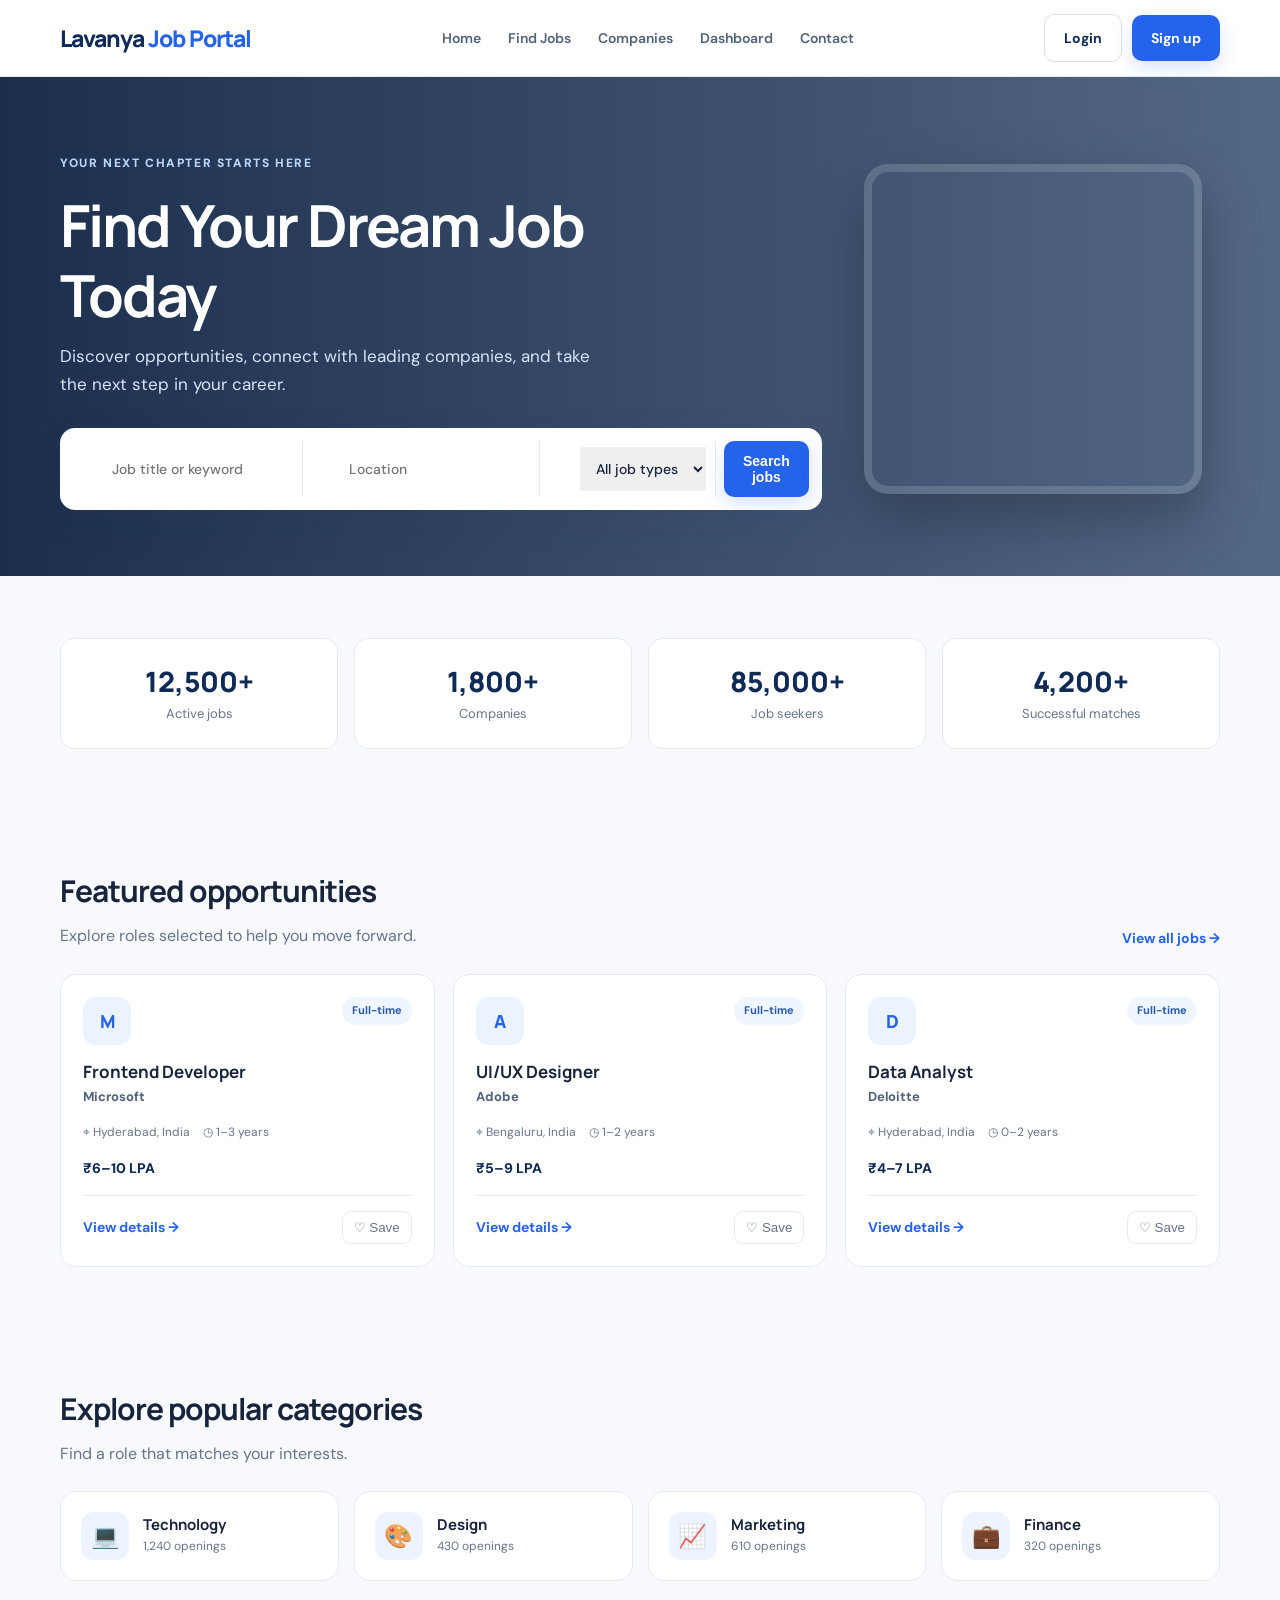
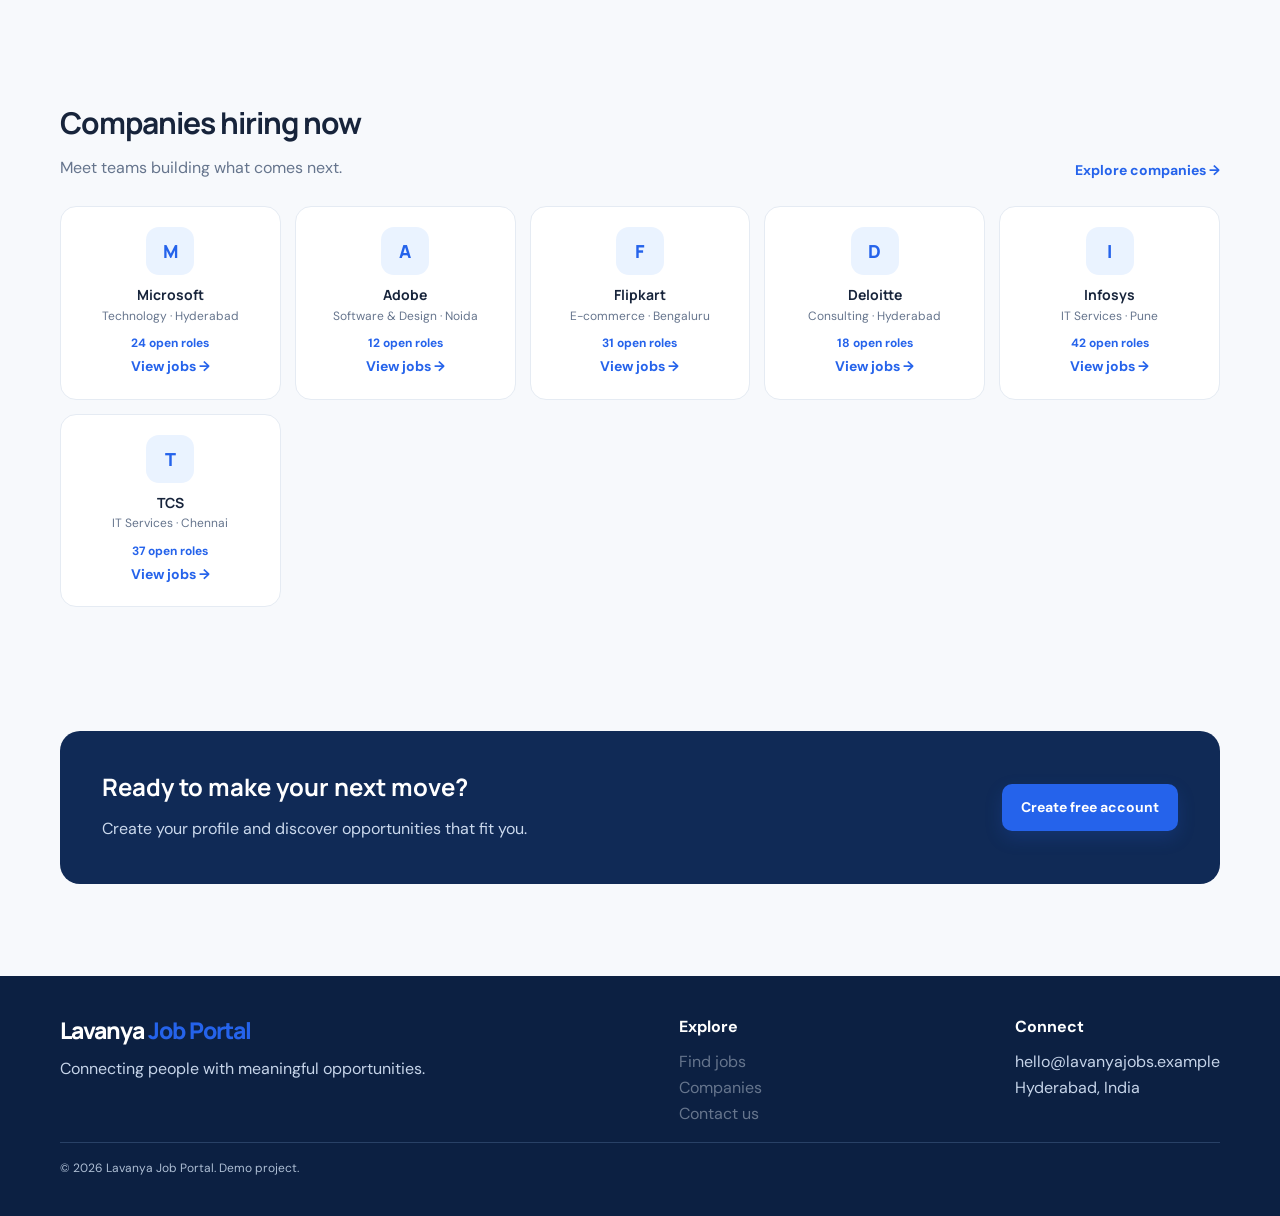
<file: Lavanya_Job_Portal/index.html>
<!DOCTYPE html><html lang="en"><head><meta charset="UTF-8"><meta name="viewport" content="width=device-width, initial-scale=1.0"><meta name="description" content="Lavanya Job Portal - Find your dream job"><title>Home | Lavanya Job Portal</title><link rel="stylesheet" href="style.css"></head><body><header class="site-header"><div class="container nav"><a class="brand" href="index.html">Lavanya <span>Job Portal</span></a><button class="menu-toggle" id="menuToggle" aria-label="Toggle navigation">☰</button><nav class="nav-links" id="navLinks"><a href="index.html">Home</a><a href="jobs.html">Find Jobs</a><a href="companies.html">Companies</a><a href="dashboard.html">Dashboard</a><a href="contact.html">Contact</a></nav><div class="nav-actions"><a class="btn btn-outline" href="login.html">Login</a><a class="btn" href="register.html">Sign up</a></div></div></header><main><section class="hero"><div class="container hero-grid"><div><span class="eyebrow">YOUR NEXT CHAPTER STARTS HERE</span><h1>Find Your Dream Job Today</h1><p>Discover opportunities, connect with leading companies, and take the next step in your career.</p><form class="search-panel" action="jobs.html"><div class="field">⌕ <input name="q" placeholder="Job title or keyword"></div><div class="field">⌖ <input name="location" placeholder="Location"></div><div class="field">▤ <select name="type"><option value="">All job types</option><option>Full-time</option><option>Part-time</option><option>Internship</option></select></div><button class="btn">Search jobs</button></form></div><div class="hero-art" role="img" aria-label="Professionals collaborating in an office"></div></div></section>
<section class="container section"><div class="stats"><div class="stat"><strong>12,500+</strong><span>Active jobs</span></div><div class="stat"><strong>1,800+</strong><span>Companies</span></div><div class="stat"><strong>85,000+</strong><span>Job seekers</span></div><div class="stat"><strong>4,200+</strong><span>Successful matches</span></div></div></section>
<section class="section container"><div class="section-head"><div><h2>Featured opportunities</h2><p>Explore roles selected to help you move forward.</p></div><a class="muted-link" href="jobs.html">View all jobs →</a></div><div id="featuredJobs" class="cards"></div></section>
<section class="section container"><div class="section-head"><div><h2>Explore popular categories</h2><p>Find a role that matches your interests.</p></div></div><div class="categories"><a class="category-card" href="jobs.html?category=Technology"><div class="category-icon">💻</div><div><h3>Technology</h3><p>1,240 openings</p></div></a><a class="category-card" href="jobs.html?category=Design"><div class="category-icon">🎨</div><div><h3>Design</h3><p>430 openings</p></div></a><a class="category-card" href="jobs.html?category=Marketing"><div class="category-icon">📈</div><div><h3>Marketing</h3><p>610 openings</p></div></a><a class="category-card" href="jobs.html?category=Finance"><div class="category-icon">💼</div><div><h3>Finance</h3><p>320 openings</p></div></a></div></section>
<section class="section container"><div class="section-head"><div><h2>Companies hiring now</h2><p>Meet teams building what comes next.</p></div><a class="muted-link" href="companies.html">Explore companies →</a></div><div id="homeCompanies" class="companies-strip"></div></section>
<section class="container section"><div class="cta"><div><h2>Ready to make your next move?</h2><p>Create your profile and discover opportunities that fit you.</p></div><a class="btn" href="register.html">Create free account</a></div></section></main><footer style="background:#0c2042;color:#fff;padding:38px 0;margin-top:30px"><div class="container" style="display:flex;justify-content:space-between;gap:25px;flex-wrap:wrap"><div><a class="brand" style="color:#fff" href="index.html">Lavanya <span>Job Portal</span></a><p style="color:#c6d4e9;margin-top:10px">Connecting people with meaningful opportunities.</p></div><div><b>Explore</b><p style="margin-top:10px"><a href="jobs.html">Find jobs</a><br><a href="companies.html">Companies</a><br><a href="contact.html">Contact us</a></p></div><div><b>Connect</b><p style="margin-top:10px;color:#c6d4e9">hello@lavanyajobs.example<br>Hyderabad, India</p></div></div><div class="container" style="border-top:1px solid #294166;padding-top:16px;color:#aebed4;font-size:12px">© 2026 Lavanya Job Portal. Demo project.</div></footer><script src="script.js"></script></body></html>
</file>
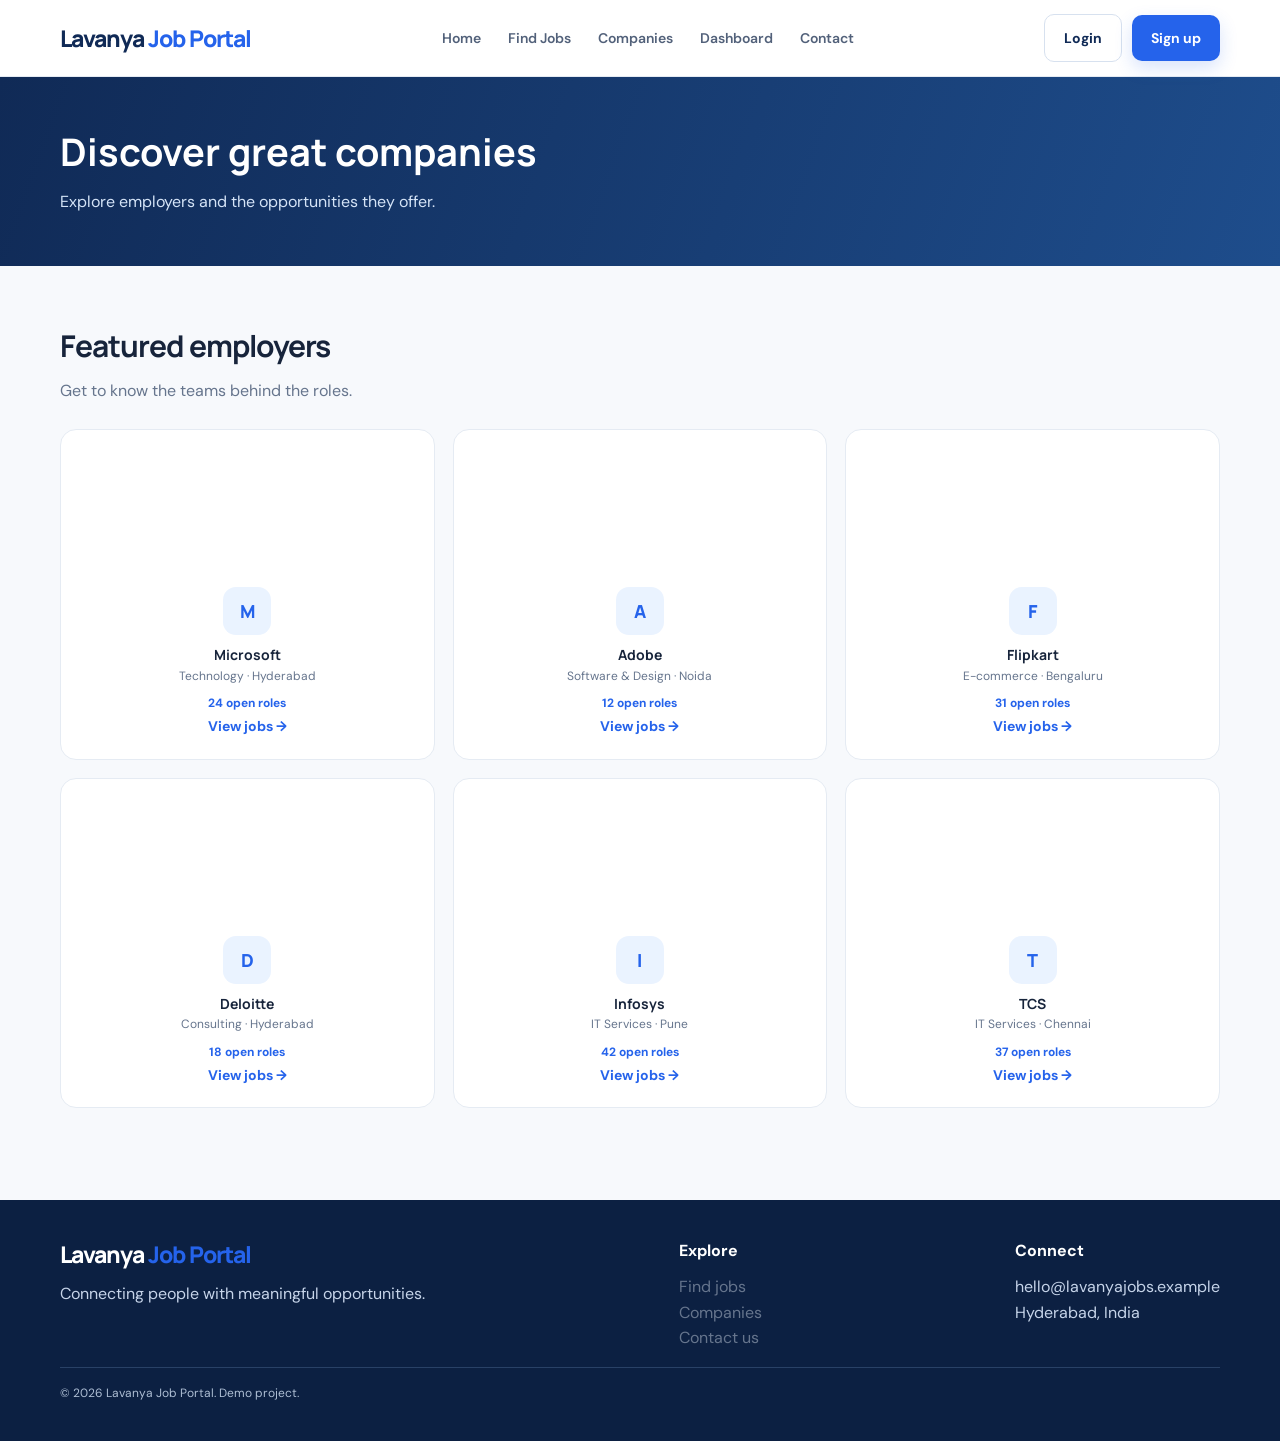
<file: Lavanya_Job_Portal/companies.html>
<!DOCTYPE html><html lang="en"><head><meta charset="UTF-8"><meta name="viewport" content="width=device-width, initial-scale=1.0"><meta name="description" content="Lavanya Job Portal - Find your dream job"><title>Companies | Lavanya Job Portal</title><link rel="stylesheet" href="style.css"></head><body><header class="site-header"><div class="container nav"><a class="brand" href="index.html">Lavanya <span>Job Portal</span></a><button class="menu-toggle" id="menuToggle" aria-label="Toggle navigation">☰</button><nav class="nav-links" id="navLinks"><a href="index.html">Home</a><a href="jobs.html">Find Jobs</a><a href="companies.html">Companies</a><a href="dashboard.html">Dashboard</a><a href="contact.html">Contact</a></nav><div class="nav-actions"><a class="btn btn-outline" href="login.html">Login</a><a class="btn" href="register.html">Sign up</a></div></div></header><main><section class="page-hero"><div class="container"><h1>Discover great companies</h1><p>Explore employers and the opportunities they offer.</p></div></section><section class="container section"><div class="section-head"><div><h2>Featured employers</h2><p>Get to know the teams behind the roles.</p></div></div><div id="companiesGrid" class="company-grid"></div></section></main><footer style="background:#0c2042;color:#fff;padding:38px 0;margin-top:30px"><div class="container" style="display:flex;justify-content:space-between;gap:25px;flex-wrap:wrap"><div><a class="brand" style="color:#fff" href="index.html">Lavanya <span>Job Portal</span></a><p style="color:#c6d4e9;margin-top:10px">Connecting people with meaningful opportunities.</p></div><div><b>Explore</b><p style="margin-top:10px"><a href="jobs.html">Find jobs</a><br><a href="companies.html">Companies</a><br><a href="contact.html">Contact us</a></p></div><div><b>Connect</b><p style="margin-top:10px;color:#c6d4e9">hello@lavanyajobs.example<br>Hyderabad, India</p></div></div><div class="container" style="border-top:1px solid #294166;padding-top:16px;color:#aebed4;font-size:12px">© 2026 Lavanya Job Portal. Demo project.</div></footer><script src="script.js"></script></body></html>
</file>
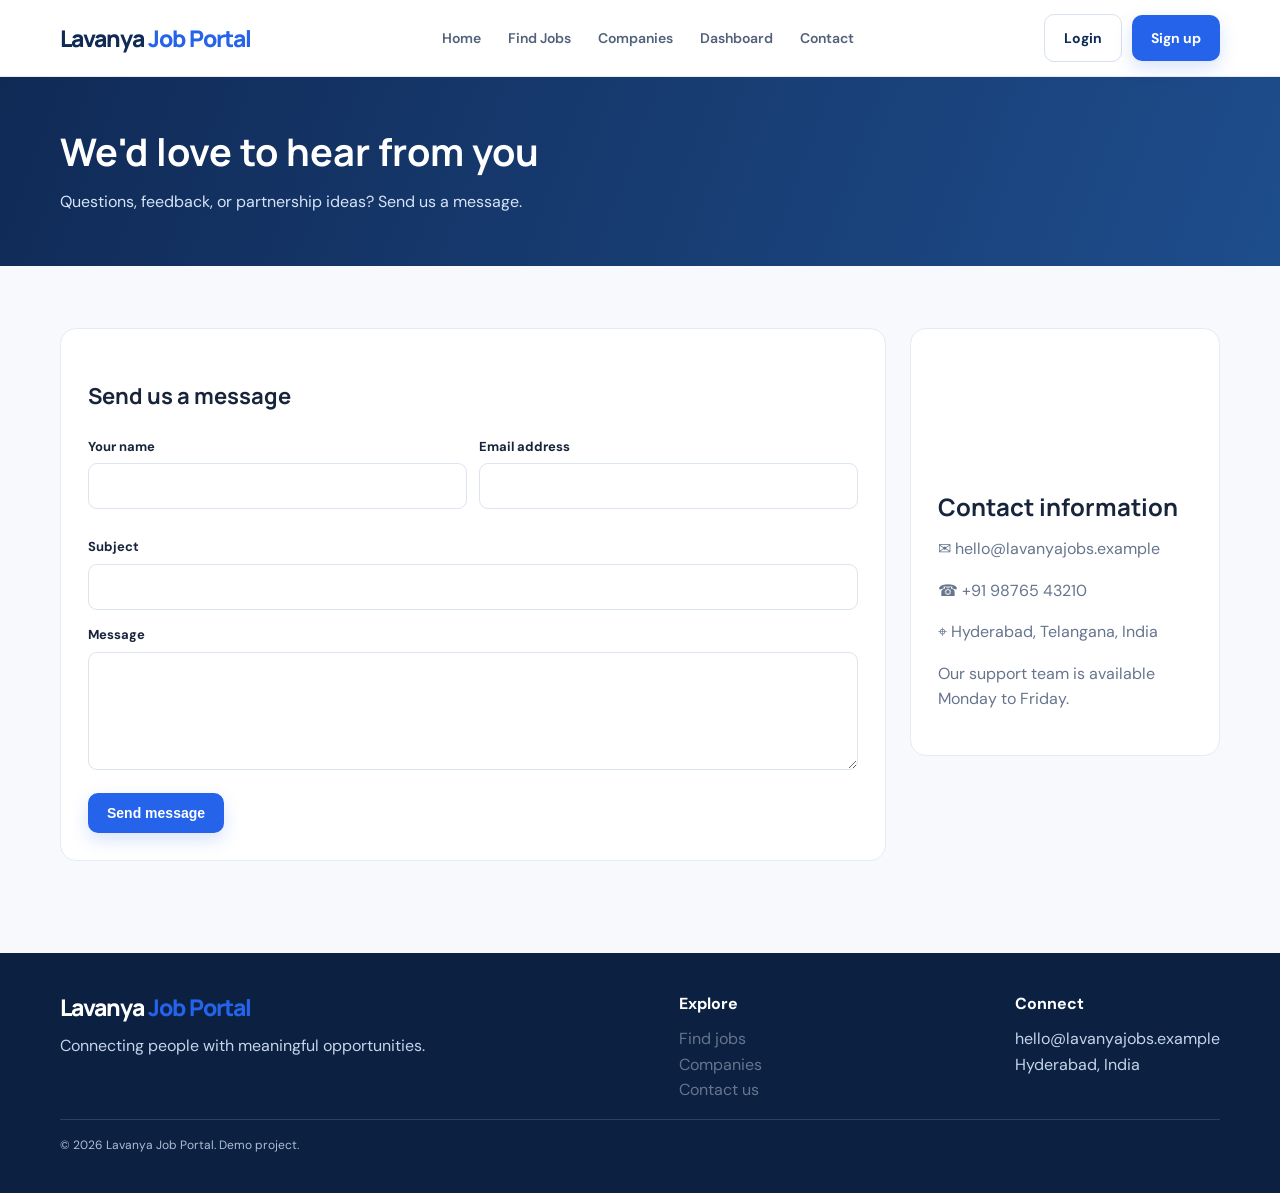
<file: Lavanya_Job_Portal/contact.html>
<!DOCTYPE html><html lang="en"><head><meta charset="UTF-8"><meta name="viewport" content="width=device-width, initial-scale=1.0"><meta name="description" content="Lavanya Job Portal - Find your dream job"><title>Contact Us | Lavanya Job Portal</title><link rel="stylesheet" href="style.css"></head><body><header class="site-header"><div class="container nav"><a class="brand" href="index.html">Lavanya <span>Job Portal</span></a><button class="menu-toggle" id="menuToggle" aria-label="Toggle navigation">☰</button><nav class="nav-links" id="navLinks"><a href="index.html">Home</a><a href="jobs.html">Find Jobs</a><a href="companies.html">Companies</a><a href="dashboard.html">Dashboard</a><a href="contact.html">Contact</a></nav><div class="nav-actions"><a class="btn btn-outline" href="login.html">Login</a><a class="btn" href="register.html">Sign up</a></div></div></header><main><section class="page-hero"><div class="container"><h1>We'd love to hear from you</h1><p>Questions, feedback, or partnership ideas? Send us a message.</p></div></section><section class="container section detail-grid"><div class="detail-main"><h2>Send us a message</h2><form id="contactForm"><div class="form-row"><div class="form-group"><label>Your name</label><input class="form-control" required></div><div class="form-group"><label>Email address</label><input class="form-control" type="email" required></div></div><div class="form-group"><label>Subject</label><input class="form-control" required></div><div class="form-group"><label>Message</label><textarea class="form-control" rows="5" required></textarea></div><div class="notice" id="contactNotice"></div><button class="btn">Send message</button></form></div><aside class="sidebar-card"><div class="company-cover" style="background-image:url('https://images.unsplash.com/photo-1497366754035-f200968a6e72?auto=format&fit=crop&w=800&q=80')"></div><h2>Contact information</h2><p>✉ hello@lavanyajobs.example</p><p>☎ +91 98765 43210</p><p>⌖ Hyderabad, Telangana, India</p><p>Our support team is available Monday to Friday.</p></aside></section></main><footer style="background:#0c2042;color:#fff;padding:38px 0;margin-top:30px"><div class="container" style="display:flex;justify-content:space-between;gap:25px;flex-wrap:wrap"><div><a class="brand" style="color:#fff" href="index.html">Lavanya <span>Job Portal</span></a><p style="color:#c6d4e9;margin-top:10px">Connecting people with meaningful opportunities.</p></div><div><b>Explore</b><p style="margin-top:10px"><a href="jobs.html">Find jobs</a><br><a href="companies.html">Companies</a><br><a href="contact.html">Contact us</a></p></div><div><b>Connect</b><p style="margin-top:10px;color:#c6d4e9">hello@lavanyajobs.example<br>Hyderabad, India</p></div></div><div class="container" style="border-top:1px solid #294166;padding-top:16px;color:#aebed4;font-size:12px">© 2026 Lavanya Job Portal. Demo project.</div></footer><script src="script.js"></script></body></html>
</file>
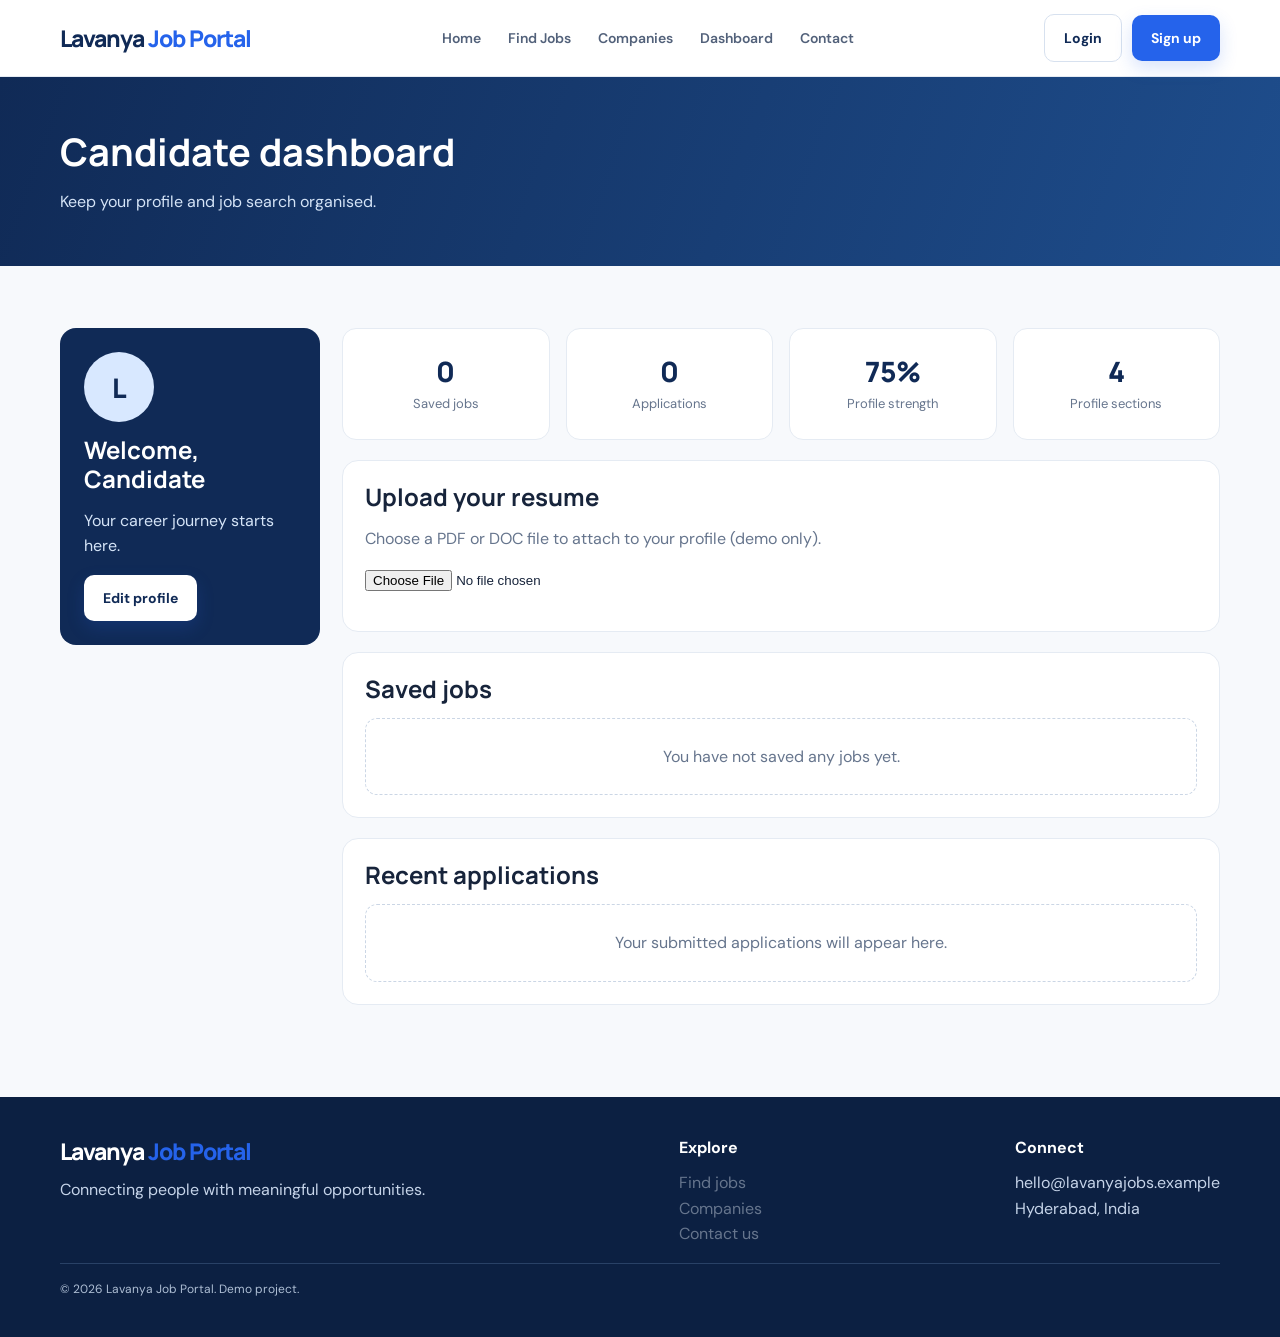
<file: Lavanya_Job_Portal/dashboard.html>
<!DOCTYPE html><html lang="en"><head><meta charset="UTF-8"><meta name="viewport" content="width=device-width, initial-scale=1.0"><meta name="description" content="Lavanya Job Portal - Find your dream job"><title>Candidate Dashboard | Lavanya Job Portal</title><link rel="stylesheet" href="style.css"></head><body><header class="site-header"><div class="container nav"><a class="brand" href="index.html">Lavanya <span>Job Portal</span></a><button class="menu-toggle" id="menuToggle" aria-label="Toggle navigation">☰</button><nav class="nav-links" id="navLinks"><a href="index.html">Home</a><a href="jobs.html">Find Jobs</a><a href="companies.html">Companies</a><a href="dashboard.html">Dashboard</a><a href="contact.html">Contact</a></nav><div class="nav-actions"><a class="btn btn-outline" href="login.html">Login</a><a class="btn" href="register.html">Sign up</a></div></div></header><main><section class="page-hero"><div class="container"><h1>Candidate dashboard</h1><p>Keep your profile and job search organised.</p></div></section><section class="container section dashboard-grid"><aside class="profile-card"><div class="avatar">L</div><h2 style="margin-top:14px">Welcome, Candidate</h2><p style="color:#d5e4f7">Your career journey starts here.</p><a class="btn" href="login.html" style="background:#fff;color:#102a56">Edit profile</a></aside><div><div class="stats"><div class="stat"><strong id="savedCount">0</strong><span>Saved jobs</span></div><div class="stat"><strong id="appliedCount">0</strong><span>Applications</span></div><div class="stat"><strong>75%</strong><span>Profile strength</span></div><div class="stat"><strong>4</strong><span>Profile sections</span></div></div><div class="panel" style="margin-top:20px"><h2>Upload your resume</h2><p>Choose a PDF or DOC file to attach to your profile (demo only).</p><input type="file" id="resumeFile" accept=".pdf,.doc,.docx"><p id="resumeStatus" style="margin-top:10px"></p></div><div class="panel" style="margin-top:20px"><h2>Saved jobs</h2><div id="savedJobs"></div></div><div class="panel" style="margin-top:20px"><h2>Recent applications</h2><div id="appliedJobs"></div></div></div></section></main><footer style="background:#0c2042;color:#fff;padding:38px 0;margin-top:30px"><div class="container" style="display:flex;justify-content:space-between;gap:25px;flex-wrap:wrap"><div><a class="brand" style="color:#fff" href="index.html">Lavanya <span>Job Portal</span></a><p style="color:#c6d4e9;margin-top:10px">Connecting people with meaningful opportunities.</p></div><div><b>Explore</b><p style="margin-top:10px"><a href="jobs.html">Find jobs</a><br><a href="companies.html">Companies</a><br><a href="contact.html">Contact us</a></p></div><div><b>Connect</b><p style="margin-top:10px;color:#c6d4e9">hello@lavanyajobs.example<br>Hyderabad, India</p></div></div><div class="container" style="border-top:1px solid #294166;padding-top:16px;color:#aebed4;font-size:12px">© 2026 Lavanya Job Portal. Demo project.</div></footer><script src="script.js"></script></body></html>
</file>
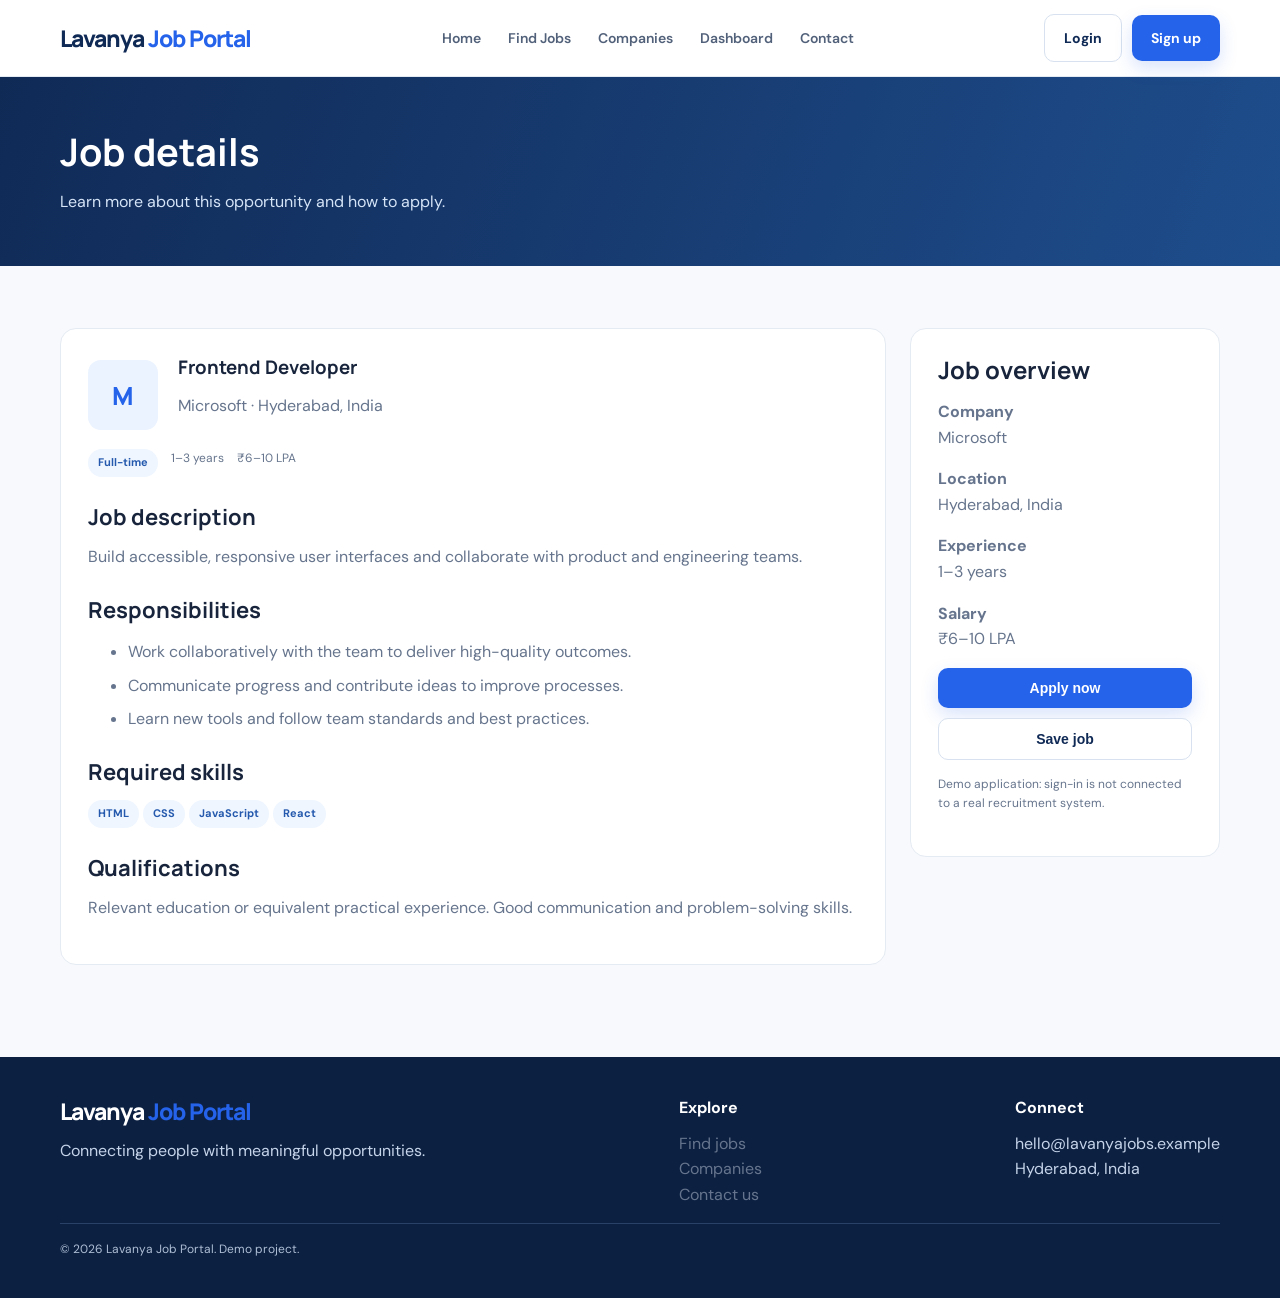
<file: Lavanya_Job_Portal/job-details.html>
<!DOCTYPE html><html lang="en"><head><meta charset="UTF-8"><meta name="viewport" content="width=device-width, initial-scale=1.0"><meta name="description" content="Lavanya Job Portal - Find your dream job"><title>Job Details | Lavanya Job Portal</title><link rel="stylesheet" href="style.css"></head><body><header class="site-header"><div class="container nav"><a class="brand" href="index.html">Lavanya <span>Job Portal</span></a><button class="menu-toggle" id="menuToggle" aria-label="Toggle navigation">☰</button><nav class="nav-links" id="navLinks"><a href="index.html">Home</a><a href="jobs.html">Find Jobs</a><a href="companies.html">Companies</a><a href="dashboard.html">Dashboard</a><a href="contact.html">Contact</a></nav><div class="nav-actions"><a class="btn btn-outline" href="login.html">Login</a><a class="btn" href="register.html">Sign up</a></div></div></header><main><section class="page-hero"><div class="container"><h1>Job details</h1><p>Learn more about this opportunity and how to apply.</p></div></section><section class="container section"><div id="jobDetail" class="detail-grid"></div></section></main><footer style="background:#0c2042;color:#fff;padding:38px 0;margin-top:30px"><div class="container" style="display:flex;justify-content:space-between;gap:25px;flex-wrap:wrap"><div><a class="brand" style="color:#fff" href="index.html">Lavanya <span>Job Portal</span></a><p style="color:#c6d4e9;margin-top:10px">Connecting people with meaningful opportunities.</p></div><div><b>Explore</b><p style="margin-top:10px"><a href="jobs.html">Find jobs</a><br><a href="companies.html">Companies</a><br><a href="contact.html">Contact us</a></p></div><div><b>Connect</b><p style="margin-top:10px;color:#c6d4e9">hello@lavanyajobs.example<br>Hyderabad, India</p></div></div><div class="container" style="border-top:1px solid #294166;padding-top:16px;color:#aebed4;font-size:12px">© 2026 Lavanya Job Portal. Demo project.</div></footer><script src="script.js"></script></body></html>
</file>
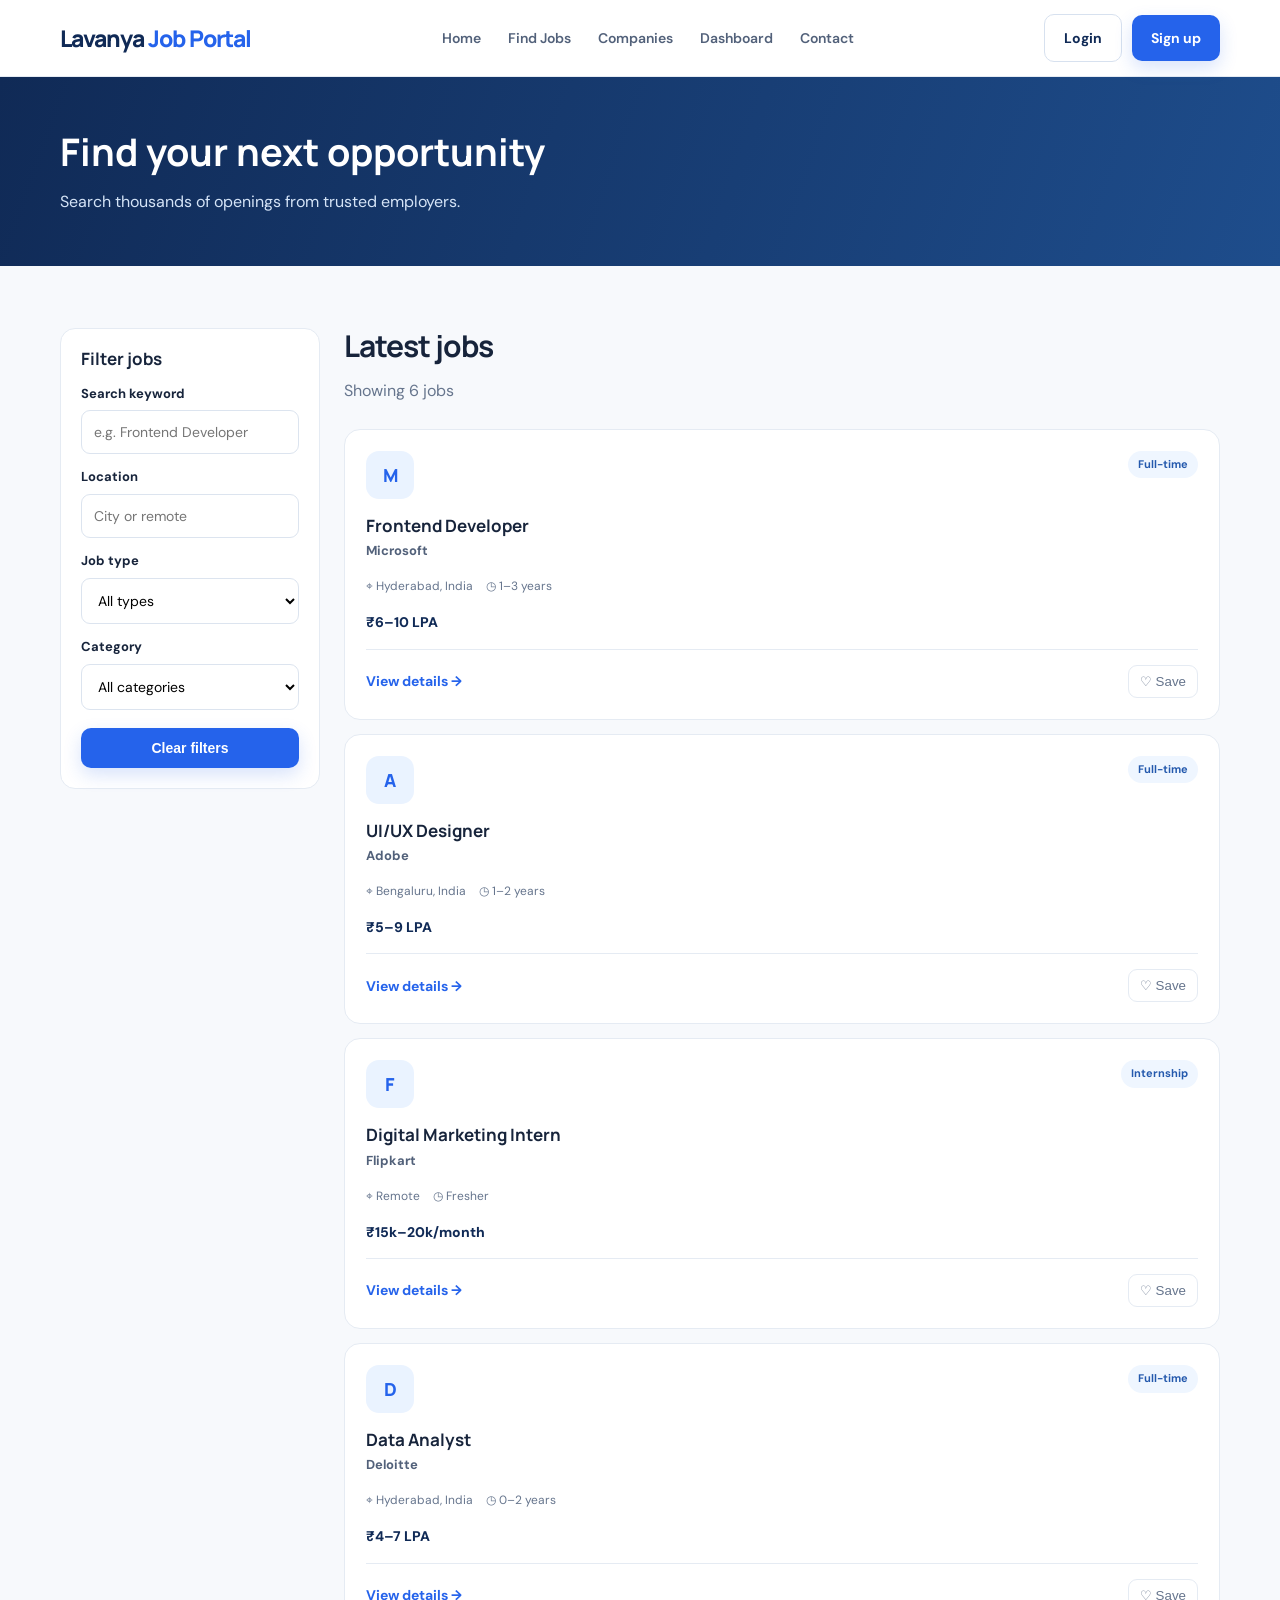
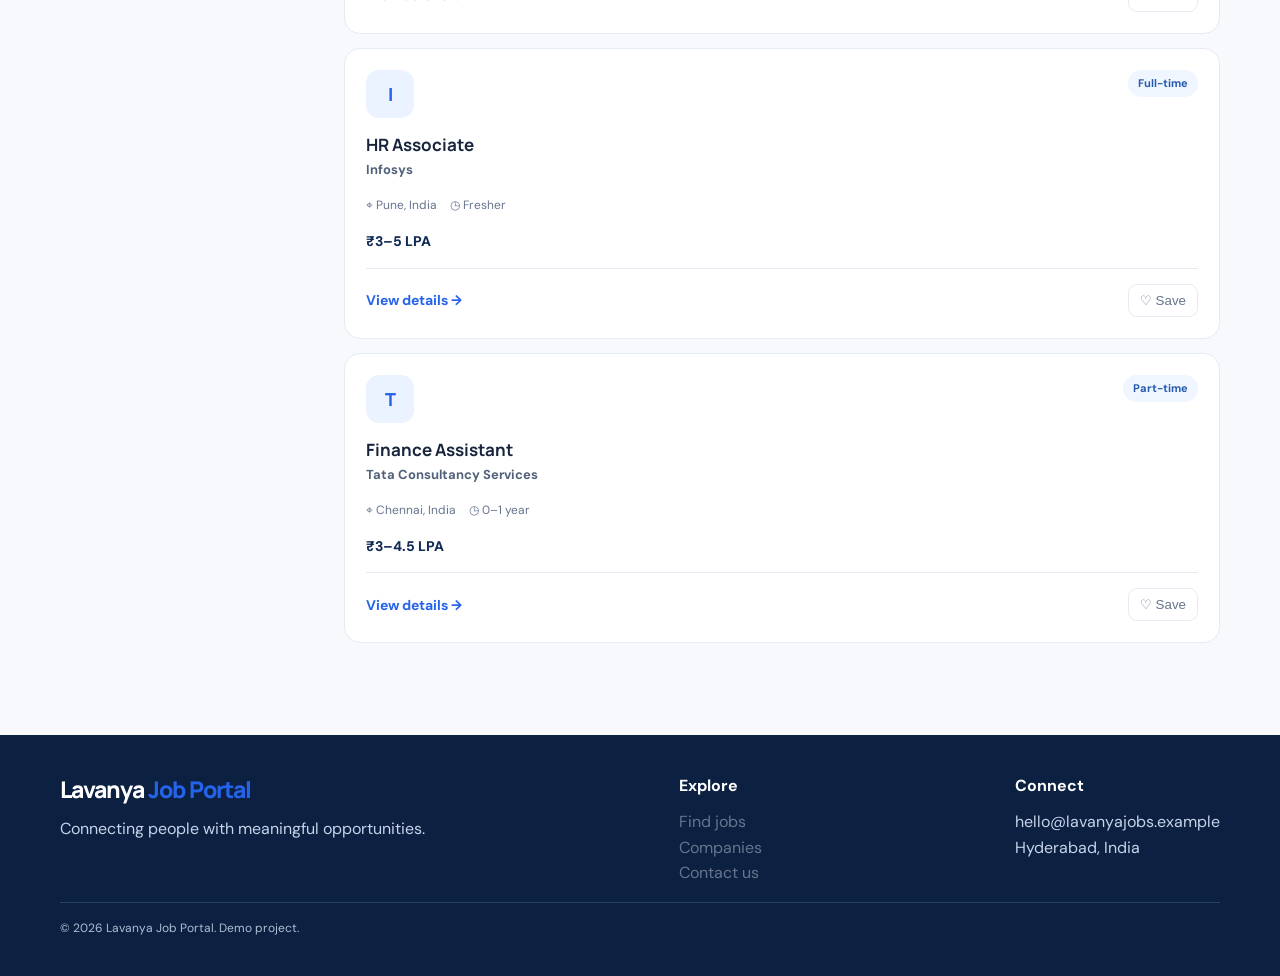
<file: Lavanya_Job_Portal/jobs.html>
<!DOCTYPE html><html lang="en"><head><meta charset="UTF-8"><meta name="viewport" content="width=device-width, initial-scale=1.0"><meta name="description" content="Lavanya Job Portal - Find your dream job"><title>Find Jobs | Lavanya Job Portal</title><link rel="stylesheet" href="style.css"></head><body><header class="site-header"><div class="container nav"><a class="brand" href="index.html">Lavanya <span>Job Portal</span></a><button class="menu-toggle" id="menuToggle" aria-label="Toggle navigation">☰</button><nav class="nav-links" id="navLinks"><a href="index.html">Home</a><a href="jobs.html">Find Jobs</a><a href="companies.html">Companies</a><a href="dashboard.html">Dashboard</a><a href="contact.html">Contact</a></nav><div class="nav-actions"><a class="btn btn-outline" href="login.html">Login</a><a class="btn" href="register.html">Sign up</a></div></div></header><main><section class="page-hero"><div class="container"><h1>Find your next opportunity</h1><p>Search thousands of openings from trusted employers.</p></div></section><section class="container section content-layout"><aside class="filter-box"><h3>Filter jobs</h3><label>Search keyword</label><input id="jobSearch" placeholder="e.g. Frontend Developer"><label>Location</label><input id="locationFilter" placeholder="City or remote"><label>Job type</label><select id="typeFilter"><option value="">All types</option><option>Full-time</option><option>Part-time</option><option>Internship</option><option>Remote</option></select><label>Category</label><select id="categoryFilter"><option value="">All categories</option><option>Technology</option><option>Design</option><option>Marketing</option><option>Finance</option><option>Human Resources</option></select><button class="btn" id="clearFilters" style="width:100%;margin-top:18px">Clear filters</button></aside><div><div class="section-head"><div><h2>Latest jobs</h2><p id="resultCount">Browse current openings</p></div></div><div id="allJobs" class="job-list"></div></div></section></main><footer style="background:#0c2042;color:#fff;padding:38px 0;margin-top:30px"><div class="container" style="display:flex;justify-content:space-between;gap:25px;flex-wrap:wrap"><div><a class="brand" style="color:#fff" href="index.html">Lavanya <span>Job Portal</span></a><p style="color:#c6d4e9;margin-top:10px">Connecting people with meaningful opportunities.</p></div><div><b>Explore</b><p style="margin-top:10px"><a href="jobs.html">Find jobs</a><br><a href="companies.html">Companies</a><br><a href="contact.html">Contact us</a></p></div><div><b>Connect</b><p style="margin-top:10px;color:#c6d4e9">hello@lavanyajobs.example<br>Hyderabad, India</p></div></div><div class="container" style="border-top:1px solid #294166;padding-top:16px;color:#aebed4;font-size:12px">© 2026 Lavanya Job Portal. Demo project.</div></footer><script src="script.js"></script></body></html>
</file>
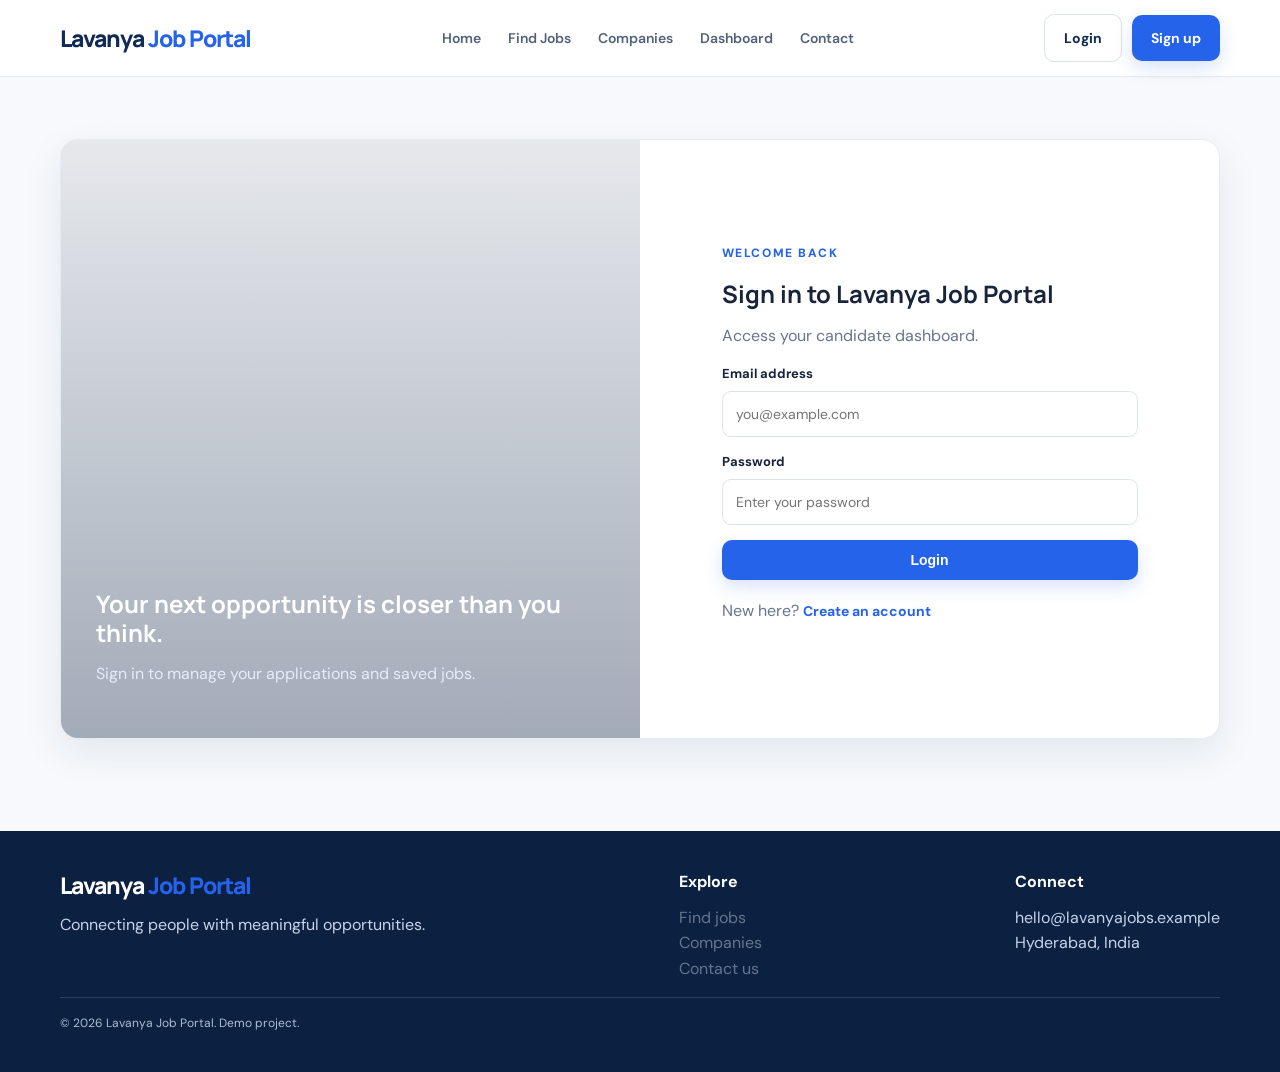
<file: Lavanya_Job_Portal/login.html>
<!DOCTYPE html><html lang="en"><head><meta charset="UTF-8"><meta name="viewport" content="width=device-width, initial-scale=1.0"><meta name="description" content="Lavanya Job Portal - Find your dream job"><title>Login | Lavanya Job Portal</title><link rel="stylesheet" href="style.css"></head><body><header class="site-header"><div class="container nav"><a class="brand" href="index.html">Lavanya <span>Job Portal</span></a><button class="menu-toggle" id="menuToggle" aria-label="Toggle navigation">☰</button><nav class="nav-links" id="navLinks"><a href="index.html">Home</a><a href="jobs.html">Find Jobs</a><a href="companies.html">Companies</a><a href="dashboard.html">Dashboard</a><a href="contact.html">Contact</a></nav><div class="nav-actions"><a class="btn btn-outline" href="login.html">Login</a><a class="btn" href="register.html">Sign up</a></div></div></header><main><section class="container section"><div class="auth-wrap"><div class="auth-image"><div><h2>Your next opportunity is closer than you think.</h2><p>Sign in to manage your applications and saved jobs.</p></div></div><form class="auth-form" id="loginForm"><span class="eyebrow" style="color:#2563eb">WELCOME BACK</span><h1>Sign in to Lavanya Job Portal</h1><p>Access your candidate dashboard.</p><div class="notice" id="loginNotice"></div><div class="form-group"><label>Email address</label><input class="form-control" type="email" required placeholder="you@example.com"></div><div class="form-group"><label>Password</label><input class="form-control" type="password" required minlength="6" placeholder="Enter your password"></div><button class="btn" style="width:100%">Login</button><p style="margin-top:18px">New here? <a class="muted-link" href="register.html">Create an account</a></p></form></div></section></main><footer style="background:#0c2042;color:#fff;padding:38px 0;margin-top:30px"><div class="container" style="display:flex;justify-content:space-between;gap:25px;flex-wrap:wrap"><div><a class="brand" style="color:#fff" href="index.html">Lavanya <span>Job Portal</span></a><p style="color:#c6d4e9;margin-top:10px">Connecting people with meaningful opportunities.</p></div><div><b>Explore</b><p style="margin-top:10px"><a href="jobs.html">Find jobs</a><br><a href="companies.html">Companies</a><br><a href="contact.html">Contact us</a></p></div><div><b>Connect</b><p style="margin-top:10px;color:#c6d4e9">hello@lavanyajobs.example<br>Hyderabad, India</p></div></div><div class="container" style="border-top:1px solid #294166;padding-top:16px;color:#aebed4;font-size:12px">© 2026 Lavanya Job Portal. Demo project.</div></footer><script src="script.js"></script></body></html>
</file>
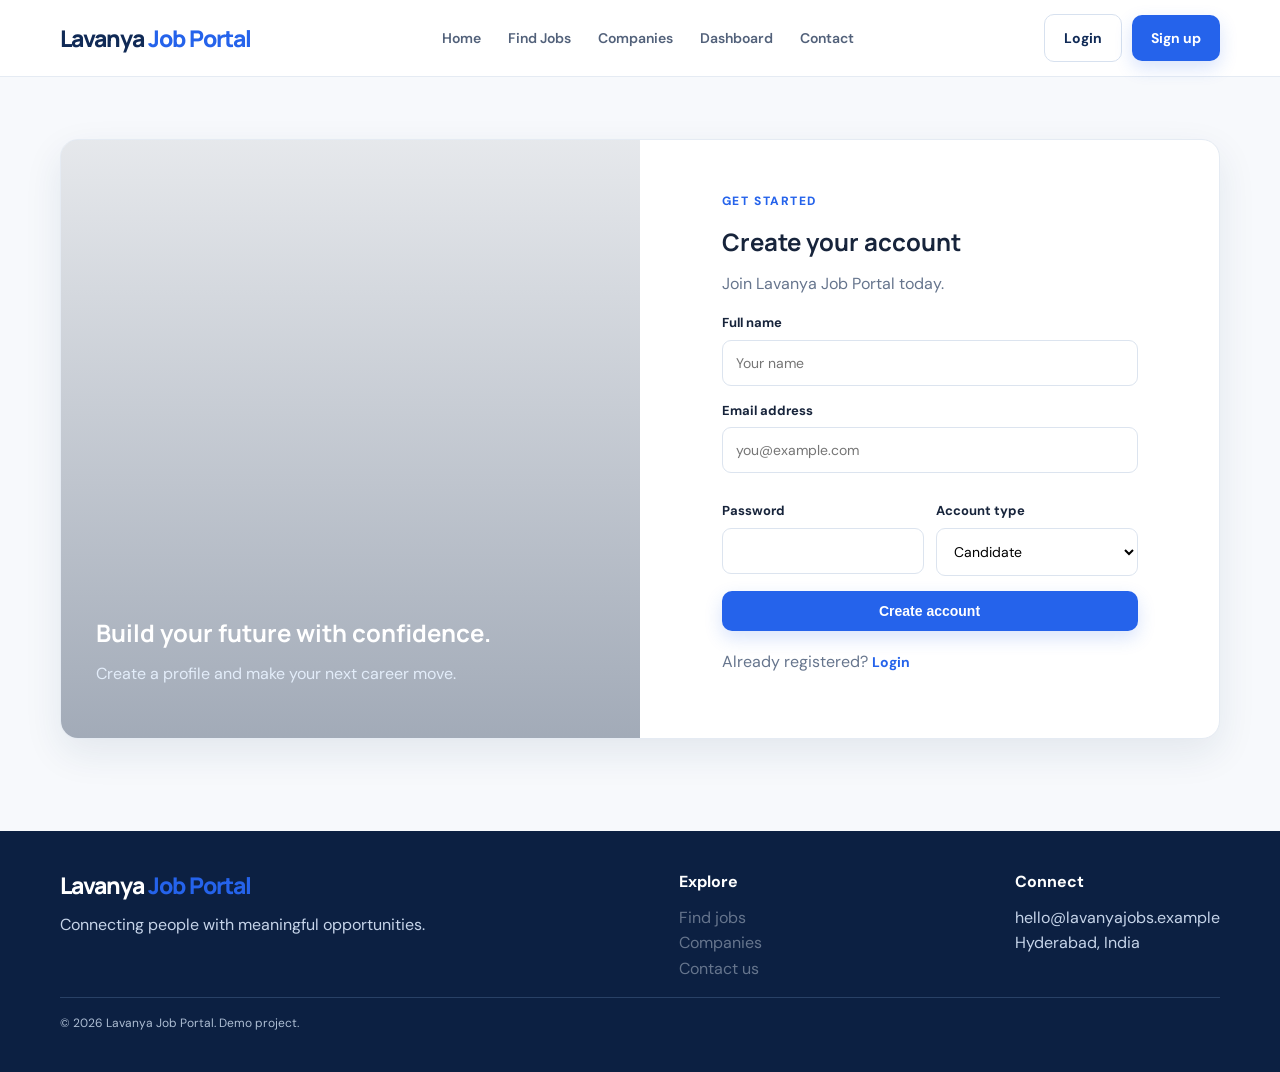
<file: Lavanya_Job_Portal/register.html>
<!DOCTYPE html><html lang="en"><head><meta charset="UTF-8"><meta name="viewport" content="width=device-width, initial-scale=1.0"><meta name="description" content="Lavanya Job Portal - Find your dream job"><title>Register | Lavanya Job Portal</title><link rel="stylesheet" href="style.css"></head><body><header class="site-header"><div class="container nav"><a class="brand" href="index.html">Lavanya <span>Job Portal</span></a><button class="menu-toggle" id="menuToggle" aria-label="Toggle navigation">☰</button><nav class="nav-links" id="navLinks"><a href="index.html">Home</a><a href="jobs.html">Find Jobs</a><a href="companies.html">Companies</a><a href="dashboard.html">Dashboard</a><a href="contact.html">Contact</a></nav><div class="nav-actions"><a class="btn btn-outline" href="login.html">Login</a><a class="btn" href="register.html">Sign up</a></div></div></header><main><section class="container section"><div class="auth-wrap"><div class="auth-image"><div><h2>Build your future with confidence.</h2><p>Create a profile and make your next career move.</p></div></div><form class="auth-form" id="registerForm"><span class="eyebrow" style="color:#2563eb">GET STARTED</span><h1>Create your account</h1><p>Join Lavanya Job Portal today.</p><div class="notice" id="registerNotice"></div><div class="form-group"><label>Full name</label><input class="form-control" required placeholder="Your name"></div><div class="form-group"><label>Email address</label><input class="form-control" type="email" required placeholder="you@example.com"></div><div class="form-row"><div class="form-group"><label>Password</label><input class="form-control" type="password" minlength="6" required></div><div class="form-group"><label>Account type</label><select class="form-control"><option>Candidate</option><option>Recruiter</option></select></div></div><button class="btn" style="width:100%">Create account</button><p style="margin-top:18px">Already registered? <a class="muted-link" href="login.html">Login</a></p></form></div></section></main><footer style="background:#0c2042;color:#fff;padding:38px 0;margin-top:30px"><div class="container" style="display:flex;justify-content:space-between;gap:25px;flex-wrap:wrap"><div><a class="brand" style="color:#fff" href="index.html">Lavanya <span>Job Portal</span></a><p style="color:#c6d4e9;margin-top:10px">Connecting people with meaningful opportunities.</p></div><div><b>Explore</b><p style="margin-top:10px"><a href="jobs.html">Find jobs</a><br><a href="companies.html">Companies</a><br><a href="contact.html">Contact us</a></p></div><div><b>Connect</b><p style="margin-top:10px;color:#c6d4e9">hello@lavanyajobs.example<br>Hyderabad, India</p></div></div><div class="container" style="border-top:1px solid #294166;padding-top:16px;color:#aebed4;font-size:12px">© 2026 Lavanya Job Portal. Demo project.</div></footer><script src="script.js"></script></body></html>
</file>
<file: Lavanya_Job_Portal/style.css>
@import url('https://fonts.googleapis.com/css2?family=DM+Sans:wght@400;500;600;700&family=Manrope:wght@500;600;700;800&display=swap');
:root{--navy:#102a56;--blue:#2563eb;--sky:#eaf3ff;--ink:#17243b;--muted:#66758d;--line:#e5ebf3;--bg:#f7f9fc;--green:#0f9f75;--shadow:0 14px 38px rgba(22,52,93,.09)}
*{box-sizing:border-box}html{scroll-behavior:smooth}body{margin:0;font-family:'DM Sans',sans-serif;color:var(--ink);background:var(--bg);line-height:1.6}h1,h2,h3,h4{font-family:Manrope,sans-serif;line-height:1.2;margin:0 0 14px}p{color:var(--muted);margin:0 0 16px}a{text-decoration:none;color:inherit}.container{width:min(1160px,92%);margin:auto}.site-header{background:#fff;border-bottom:1px solid var(--line);position:sticky;top:0;z-index:10}.nav{height:76px;display:flex;align-items:center;justify-content:space-between;gap:24px}.brand{font:800 23px Manrope,sans-serif;color:var(--navy);letter-spacing:-1px}.brand span{color:var(--blue)}.nav-links{display:flex;align-items:center;gap:27px;color:#52617a;font-weight:600;font-size:14px}.nav-links a:hover{color:var(--blue)}.nav-actions{display:flex;gap:10px;align-items:center}.btn{display:inline-flex;align-items:center;justify-content:center;border:0;border-radius:10px;padding:12px 19px;background:var(--blue);color:white;font-weight:700;font-size:14px;cursor:pointer;transition:.2s;box-shadow:0 7px 18px rgba(37,99,235,.18)}.btn:hover{transform:translateY(-2px);background:#174fc7}.btn-outline{background:#fff;color:var(--navy);border:1px solid #d7e1ef;box-shadow:none}.menu-toggle{display:none;background:none;border:0;font-size:25px;color:var(--navy)}.hero{padding:72px 0 66px;background:linear-gradient(90deg,rgba(9,29,62,.92),rgba(14,43,83,.70)),url('https://images.unsplash.com/photo-1521737711867-e3b97375f902?auto=format&fit=crop&w=2000&q=85') center/cover;color:#fff}.hero-grid{display:grid;grid-template-columns:1.05fr .95fr;align-items:center;gap:42px}.eyebrow{display:inline-block;color:#b9d7ff;font-size:12px;font-weight:800;letter-spacing:1.6px;text-transform:uppercase;margin-bottom:17px}.hero h1{font-size:clamp(38px,5vw,58px);letter-spacing:-2px;max-width:620px}.hero p{color:#d7e5f8;max-width:550px;font-size:17px}.hero-art{min-height:330px;border:8px solid rgba(255,255,255,.15);border-radius:24px;background:url('https://images.unsplash.com/photo-1522071820081-009f0129c71c?auto=format&fit=crop&w=1000&q=85') center/cover;box-shadow:0 25px 60px #0004}.search-panel{background:#fff;padding:13px;border-radius:15px;display:grid;grid-template-columns:1.3fr 1fr 1fr auto;gap:8px;box-shadow:var(--shadow);margin-top:30px}.search-panel input,.search-panel select{border:0;outline:0;padding:12px;color:var(--ink);min-width:0;font:500 14px 'DM Sans'}.search-panel .field{display:flex;align-items:center;gap:8px;padding:0 9px;border-right:1px solid var(--line)}.section{padding:62px 0}.section-head{display:flex;justify-content:space-between;align-items:end;gap:20px;margin-bottom:25px}.section-head h2{font-size:30px;letter-spacing:-1px}.section-head p{margin:0}.muted-link{color:var(--blue);font-weight:700;font-size:14px}.stats{display:grid;grid-template-columns:repeat(4,1fr);gap:16px}.stat{background:#fff;border:1px solid var(--line);border-radius:14px;padding:23px;text-align:center}.stat strong{display:block;font:800 28px Manrope;color:var(--navy)}.stat span{font-size:13px;color:var(--muted)}.cards{display:grid;grid-template-columns:repeat(3,1fr);gap:18px}.job-card,.company-card,.category-card,.panel{background:#fff;border:1px solid var(--line);border-radius:16px;padding:22px;transition:.22s}.job-card:hover,.company-card:hover,.category-card:hover{transform:translateY(-4px);box-shadow:var(--shadow);border-color:#cbdcf4}.job-top{display:flex;justify-content:space-between;gap:12px;align-items:start}.logo{width:48px;height:48px;border-radius:13px;background:var(--sky);display:grid;place-items:center;color:var(--blue);font:800 18px Manrope;flex-shrink:0}.job-card h3{font-size:17px;margin:17px 0 5px}.company-name{font-weight:700;color:#52617a;font-size:13px}.meta{display:flex;flex-wrap:wrap;gap:13px;color:var(--muted);font-size:12px;margin:15px 0}.tag{display:inline-block;border-radius:20px;padding:5px 10px;background:#eff6ff;color:#2459ad;font-size:11px;font-weight:700}.salary{font-weight:800;color:var(--navy);font-size:14px}.job-bottom{display:flex;justify-content:space-between;align-items:center;border-top:1px solid var(--line);padding-top:15px;margin-top:15px}.save-btn{border:1px solid var(--line);background:white;border-radius:9px;padding:8px 11px;cursor:pointer;color:var(--muted)}.categories{display:grid;grid-template-columns:repeat(4,1fr);gap:15px}.category-card{padding:20px;display:flex;gap:14px;align-items:center}.category-icon{width:48px;height:48px;border-radius:13px;background:#edf4ff;display:grid;place-items:center;font-size:23px}.category-card h3{font-size:15px;margin:0 0 3px}.category-card p{font-size:12px;margin:0}.companies-strip{display:grid;grid-template-columns:repeat(5,1fr);gap:14px}.company-card{text-align:center;padding:20px}.company-card .logo{margin:0 auto 12px}.company-card h3{font-size:14px;margin-bottom:3px}.company-card p{font-size:12px;margin:0}.cta{border-radius:20px;background:var(--navy);padding:42px;color:#fff;display:flex;justify-content:space-between;align-items:center;gap:25px}.cta p{color:#cbd9ed;margin:0}.page-hero{padding:52px 0;background:linear-gradient(110deg,#102a56,#1e4d8c);color:white}.page-hero p{color:#d5e4f7;margin:0}.page-hero h1{font-size:38px}.content-layout{display:grid;grid-template-columns:260px 1fr;gap:24px}.filter-box{background:#fff;border:1px solid var(--line);border-radius:15px;padding:20px;height:max-content}.filter-box h3{font-size:17px}.filter-box label,.form-group label{display:block;font-size:13px;font-weight:700;margin:13px 0 6px}.filter-box input,.filter-box select,.form-control{width:100%;padding:12px;border:1px solid #dce4ef;border-radius:9px;background:#fff;font:14px 'DM Sans';outline-color:var(--blue)}.job-list{display:grid;gap:14px}.job-list .job-card{padding:21px}.detail-grid{display:grid;grid-template-columns:1fr 310px;gap:24px}.detail-main,.sidebar-card{background:#fff;border:1px solid var(--line);border-radius:16px;padding:27px}.detail-main h2{font-size:22px;margin-top:27px}.detail-main li{color:var(--muted);margin:8px 0}.sidebar-card{height:max-content}.company-hero{display:flex;gap:20px;align-items:center}.company-hero .logo{width:70px;height:70px;font-size:25px}.company-grid{display:grid;grid-template-columns:repeat(3,1fr);gap:18px}.company-cover{height:125px;border-radius:12px;margin:-5px -5px 17px;background:center/cover}.auth-wrap{display:grid;grid-template-columns:1fr 1fr;min-height:600px;background:#fff;border:1px solid var(--line);border-radius:18px;overflow:hidden;box-shadow:var(--shadow)}.auth-image{background:linear-gradient(0deg,#081f4260,#081f421a),url('https://images.unsplash.com/photo-1521737711867-e3b97375f902?auto=format&fit=crop&w=1200&q=85') center/cover;display:flex;align-items:end;padding:35px;color:white}.auth-image p{color:#e3edfa}.auth-form{padding:42px;max-width:500px;width:100%;margin:auto}.form-group{margin-bottom:15px}.form-control{padding:13px}.form-row{display:grid;grid-template-columns:1fr 1fr;gap:12px}.notice{padding:12px 14px;border-radius:9px;background:#effaf6;color:#087b58;font-size:13px;margin:12px 0;display:none}.dashboard-grid{display:grid;grid-template-columns:260px 1fr;gap:22px}.profile-card{background:var(--navy);color:white;border-radius:16px;padding:24px;height:max-content}.avatar{width:70px;height:70px;border-radius:50%;background:#d8e8ff;color:var(--navy);display:grid;place-items:center;font:800 27px Manrope}.empty{padding:25px;text-align:center;color:var(--muted);background:#fff;border:1px dashed #cbd6e5;border-radius:12px}.company-cover{background-size:cover;background-position:center}textarea{resize:vertical}footer a:hover{color:#9cc5ff}
@media(max-width:900px){.nav-links{gap:14px}.nav-actions{display:none}.hero-grid{grid-template-columns:1fr}.hero-art{min-height:240px}.cards,.company-grid{grid-template-columns:repeat(2,1fr)}.categories{grid-template-columns:repeat(2,1fr)}.companies-strip{grid-template-columns:repeat(3,1fr)}.content-layout,.dashboard-grid{grid-template-columns:1fr}.detail-grid{grid-template-columns:1fr}.search-panel{grid-template-columns:1fr 1fr}.search-panel .field{border:1px solid var(--line);border-radius:8px}.search-panel button{grid-column:span 2}}
@media(max-width:640px){.nav{height:66px}.menu-toggle{display:block}.nav-links{display:none;position:absolute;top:66px;left:0;right:0;background:#fff;padding:18px 5%;border-bottom:1px solid var(--line);flex-direction:column;align-items:flex-start}.nav-links.open{display:flex}.brand{font-size:20px}.hero{padding:48px 0}.hero h1{font-size:39px}.search-panel{grid-template-columns:1fr}.search-panel button{grid-column:auto}.stats{grid-template-columns:repeat(2,1fr)}.cards,.company-grid,.categories{grid-template-columns:1fr}.companies-strip{grid-template-columns:repeat(2,1fr)}.section{padding:45px 0}.section-head{align-items:start;flex-direction:column}.cta{padding:27px;align-items:flex-start;flex-direction:column}.auth-wrap{grid-template-columns:1fr}.auth-image{min-height:210px}.auth-form{padding:28px 22px}.form-row{grid-template-columns:1fr}.page-hero h1{font-size:31px}}
</file>
